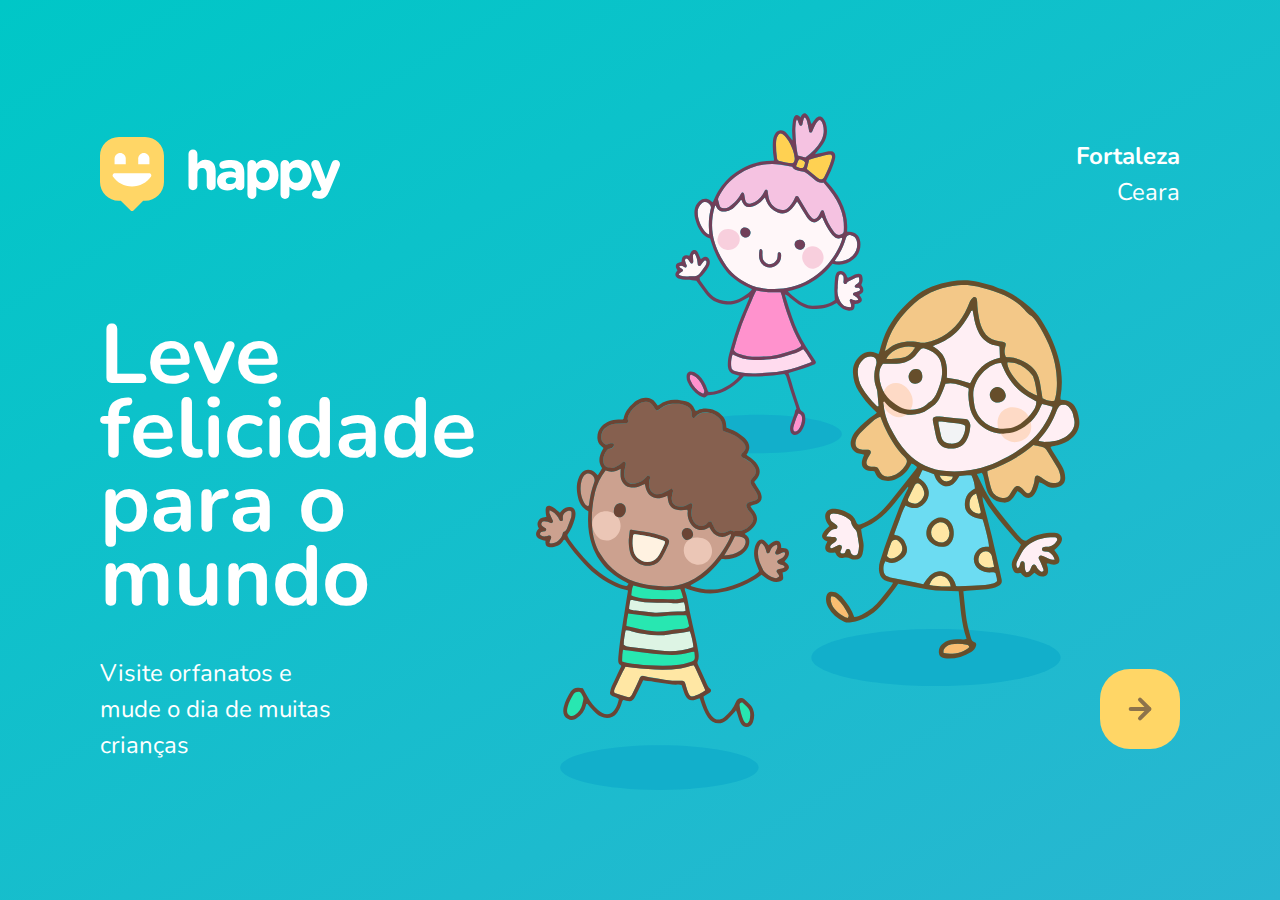
<file: index.html>
<!DOCTYPE html>
<html lang="pt_BR">
  <head>
    <meta charset="UTF-8" />
    <meta name="viewport"content="width=device-width, initial-scale=1.0" />
    <title>Happy</title>
    
    <link rel="icon" href="./public/images/logo-icon.png" />

    <link rel="stylesheet" href="./public/css/main.css">
    <link rel="stylesheet" href="./public/css/animations.css">
    <link rel="stylesheet" href="./public/css/page-landing.css">

    <link href="https://fonts.googleapis.com/css2?family=Nunito:wght@400;600;800&display=swap" 
    rel="stylesheet">
  </head>
  <body>
    <div id="page-landing">
      <div id="container">
        <header>
          <img
          class="animate-up" 
          id="logo" 
          src="./public/images/logo.svg" 
          alt="Logomarca de Happy" />
    
          <div class="location animate-up">
            <strong>Fortaleza</strong>
            <p>Ceara</p>
          </div>
        </header>
    
        <main>
            <h1 class="animate-up">Leve felicidade para o mundo</h1>
    
            <section class="visit">
                  <p class="animate-up">Visite orfanatos e mude o dia de muitas crianças</p>
    
                  <a href="orphanages.html" title="Visite orfanatos" class="animate-up">
                      <img src="./public/images/arrow.svg" alt="Ir para o mapa">
            </section>
        </main>
      </div>
     
    </div>
  </body>
</html>
</file>
<file: public/css/main.css>
* {
  margin: 0;
  padding: 0;
  box-sizing: border-box;
}

body {
  height: 100vh;
  color: white;
  background: #EBF2F5;
}

:root {
  font-size: 62.5%;
}

body,
input,
button,
textarea {
  font: 400 1.8rem/1 "Nunito", sans-serif;
}
</file>
<file: public/css/animations.css>
/* animações */

@keyframes up {
  from {
      opacity: 0;
      transform: translateY(16px);
  }

  to {
    opacity: 1;
    transform: translateY(0);
  }
}
@keyframes right {
    from {
        transform: translateX(-100%);
    }
    to {
        transform: translateX(0);
    }
}

@keyframes appear {
    from {
        opacity: 0;
    }
    to {
        opacity: 1;
}
}
/* Tempo que aparece separado cada texto lentamente após atualizar a tela*/
.animate-up {
  animation-name: up;
  animation-duration: 300ms;
  animation-fill-mode: backwards;
}

.animate-right {
    animation-name: right;
    animation-duration: 300ms;
}

.animate-appear {
  animation-name: appear;
  animation-duration: 300ms;
  animation-fill-mode: backwards;
}
</file>
<file: public/css/page-landing.css>
#page-landing {
  background: linear-gradient(329.54deg, #29b6d1 0%, #00c7c7 100%);

  text-align: center;
  min-height: 100vh;

  display: flex;
}

#container {
  margin: auto;

  width: min(90%, 112rem);
}

.location,
h1,
.visit p {
  height: 16vh;
}

#logo {
  animation-delay: 50ms;
}

.location {
  animation-delay: 100ms;
}

main h1 {
  animation-delay: 150ms;
  font-size: clamp(4rem, 8vw, 8.4rem);
}

/* Tempo de deley para aparecer cada animação em orden de cascata*/

.visit p {
  animation-delay: 200ms;
}

.visit a {
  width: 8rem;
  height: 8rem;
  background: #ffd666;

  border: none;
  border-radius: 3rem;

  display: flex;
  align-items: center; /* mexer no eixo Y */
  justify-content: center; /** mexer no eixo X **/

  margin: 0 auto;

  transition: background 200ms;
  animation-delay: 250ms;
}

.visit a:hover {
  background: #96feff;
}

/* desktop version */
@media (min-width: 760px) {
  #container {
    padding: 5rem 2rem;
    /* shorthand background: image repeat position / size  */
    background: url("../images/bg.svg") no-repeat 80% /
      clamp(30rem, 54vw, 56rem);
  }

  header {
    display: flex;
    align-items: center;
    justify-content: space-between;
  }

  .location,
  h1,
  .visit p {
    height: initial;
    text-align: initial;
  }

  .location {
    text-align: right;
    font-size: 2.4rem;
    line-height: 1.5;
  }

  main h1 {
    font-weight: bold;
    line-height: 0.88;

    margin: clamp(10%, 9vh, 12%) 0 4rem;

    width: min(300px, 80%);
  }

  .visit {
    display: flex;
    align-items: center;
    justify-content: space-between;
  }

  .visit p {
    font-size: 2.4rem;
    line-height: 1.5;
    width: clamp(20rem, 20vw, 30rem);
  }

  .visit a {
    margin: initial;
  }
}
</file>
